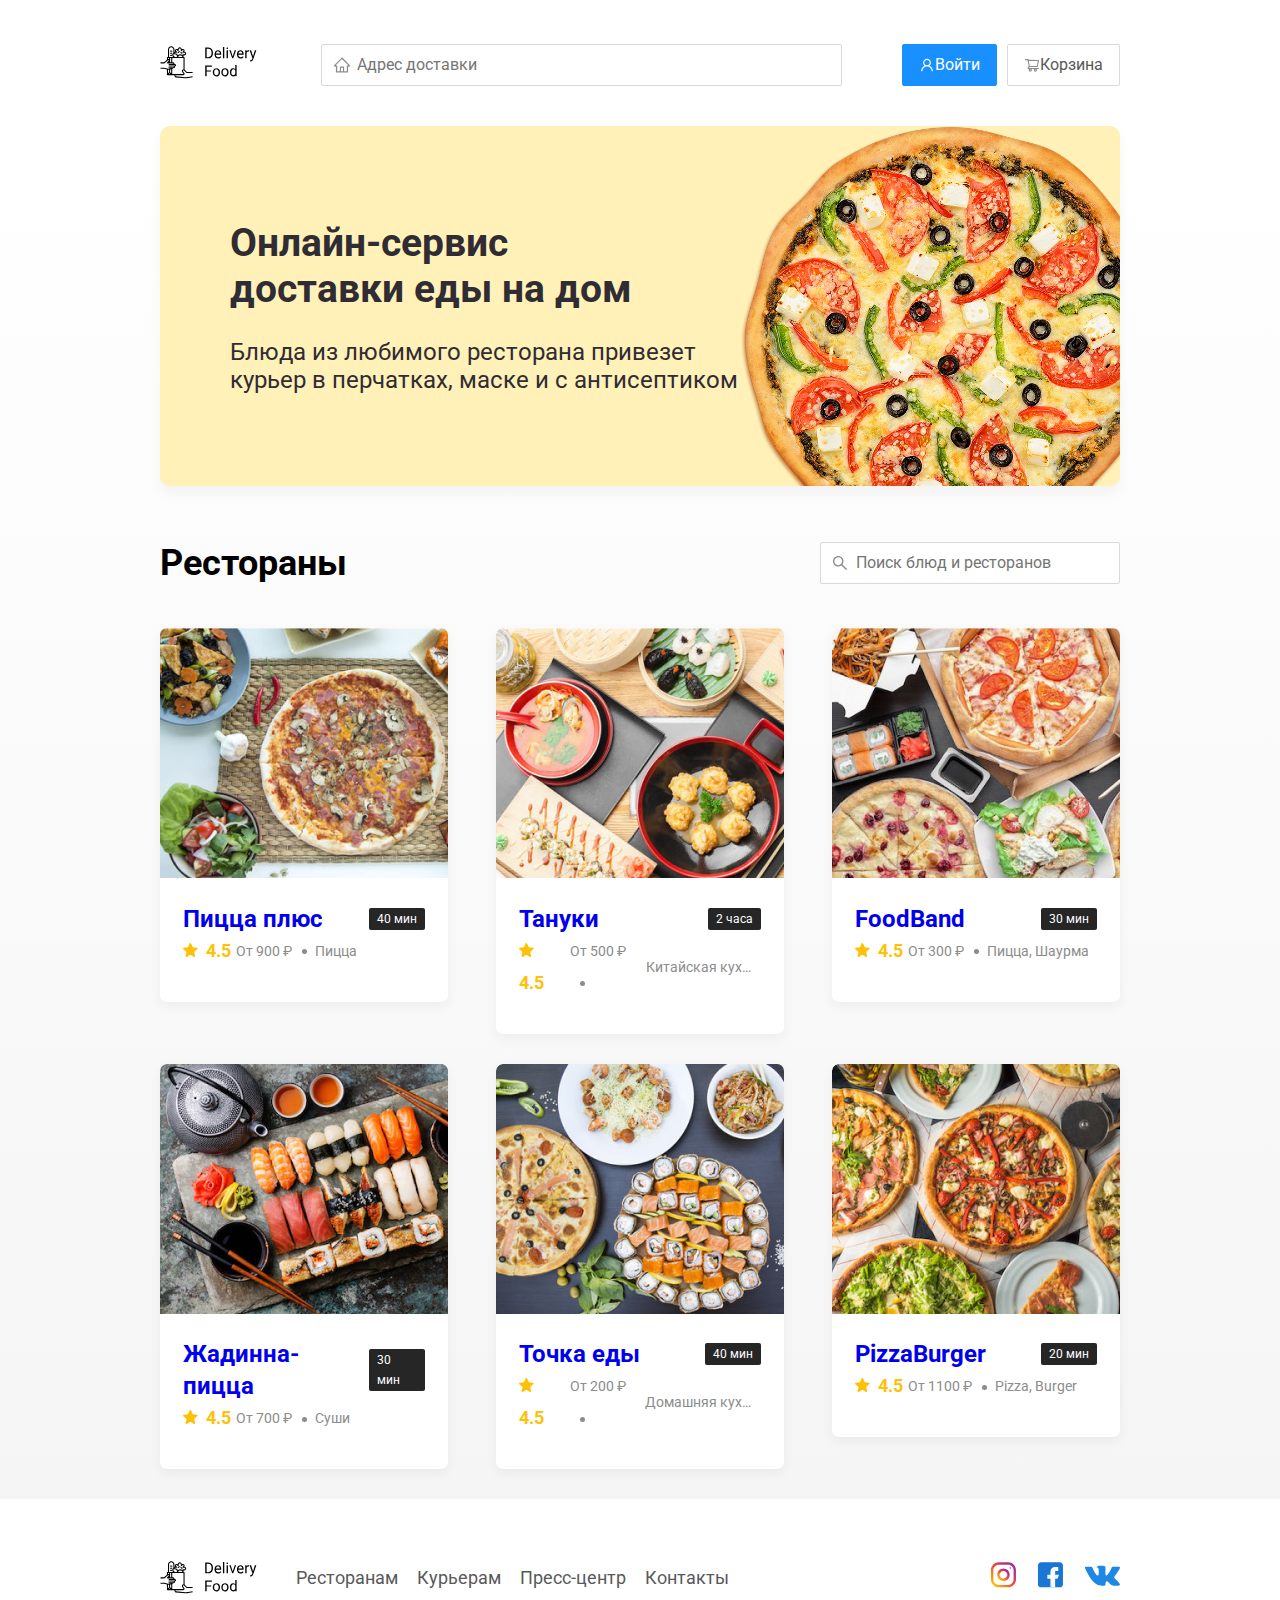
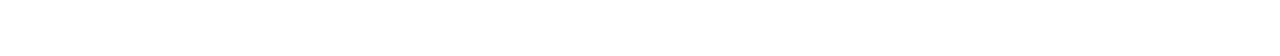
<file: index.html>
<!DOCTYPE html>
<html lang="ru">
<head>
    <meta charset="UTF-8">
    <meta name="viewport" content="width=device-width, initial-scale=1.0">
    <title>Delivery Food </title>
    <link href="https://fonts.googleapis.com/css?family=Roboto:400,700&display=swap&subset=cyrillic" rel="stylesheet">
    <link rel="stylesheet" href="css/normalize.css">
<link rel="stylesheet" href="css/style.css">
</head>
<body>
  <div class="container">  
      <!-- Шапка -->
    <header class="header">
      <a href="index.html" class="logo">
        <img src="img/logo.svg" alt="logo" class="logo">
      </a>  
      <input type="text" class="input address-input" placeholder="Адрес доставки">
      <div class="buttons">
          <button class="button button-primary">
            <img src="img/icon-enter.svg " alt="user" class="button-icon"/>
            <span class="button-text">Войти</span>
          </button>
          <button class="button">
            <img src="img/shopping cart.svg" alt="cart" class="button-icon">
            <span class="button-text">Корзина</span>
            </button>
      </div>        
  
  </header>
</div>
<main class="main">
  <div class="container">
    <section class="promo">
      <h1 class="promo-title">Онлайн-сервис <br> доставки еды на дом</h1>
      <p class="promo-text">Блюда из любимого ресторана привезет курьер в перчатках, маске и с антисептиком</p>
    </section>
    <section class="resteurants">
      <div class="section-heading" style="display:flex;
                                     align-items: center;
                                     justify-content:space-between;" >
        <h2 class="section-title"> Рестораны </h2>
        <input type="text" class="input input-search" placeholder="Поиск блюд и ресторанов">
      </div>
      <div class="cards">
        <a href="resteurant.html" class="card">
          <img src="img/image.jpg" alt="image" class="card-image">
          <div class="card-text">
            <div class="card-heading">
              <h3 class="card-title">Пицца плюс</h3>
              <span class="card-tag tag">40 мин</span>
            </div>
            <!-- /.card-heading -->
            <div class="card-info">
              <div class="rating"><img src="img/rating.svg" alt="rating" class="rating-star">4.5</div>
              <div class="price">От 900 ₽</div>
              <div class="category">Пицца </div>
            </div>
            <!-- /.card-info -->
          </div>
          <!-- /.card-text -->
        </a>
        <a href="resteurant.html" class="card">
          <img src="img/image (1).jpg" alt="image" class="card-image">
          <div class="card-text">
            <div class="card-heading">
              <h3 class="card-title">Тануки</h3>
              <span class="card-tag tag">2 часа</span>
            </div>
            <!-- /.card-heading -->
            <div class="card-info">
              <div class="rating"><img src="img/rating.svg" alt="rating" class="rating-star">4.5</div>
              <div class="price">От 500 ₽</div>
              <div class="category">Китайская кухня</div>
            </div>
            <!-- /.card-info -->
          </div>
          <!-- /.card-text -->
        </a>
        <a href="resteurant.html" class="card">
          <img src="img/image (2).jpg" alt="image" class="card-image">
          <div class="card-text">
            <div class="card-heading">
              <h3 class="card-title">FoodBand</h3>
              <span class="card-tag tag">30 мин</span>
            </div>
            <!-- /.card-heading -->
            <div class="card-info">
              <div class="rating"><img src="img/rating.svg" alt="rating" class="rating-star">4.5</div>
              <div class="price">От 300 ₽</div>
              <div class="category">Пицца, Шаурма</div>
            </div>
            <!-- /.card-info -->
          </div>
          <!-- /.card-text -->
        </a>
        <a href="resteurant.html" class="card">
          <img src="img/image (3).jpg" alt="image" class="card-image">
          <div class="card-text">
            <div class="card-heading">
              <h3 class="card-title">Жадинна-пицца</h3>
              <span class="card-tag tag">30 мин</span>
            </div>
            <!-- /.card-heading -->
            <div class="card-info">
              <div class="rating"><img src="img/rating.svg" alt="rating" class="rating-star">4.5</div>
              <div class="price">От 700 ₽</div>
              <div class="category">Суши</div>
            </div>
            <!-- /.card-info -->
          </div>
          <!-- /.card-text -->
        </a>
        <a href="resteurant.html" class="card">
          <img src="img/image (4).jpg" alt="image" class="card-image">
          <div class="card-text">
            <div class="card-heading">
              <h3 class="card-title">Точка еды</h3>
              <span class="card-tag tag">40 мин</span>
            </div>
            <!-- /.card-heading -->
            <div class="card-info">
              <div class="rating"><img src="img/rating.svg" alt="rating" class="rating-star">4.5</div>
              <div class="price">От 200 ₽</div>
              <div class="category">Домашняя кухня</div>
            </div>
            <!-- /.card-info -->
          </div>
          <!-- /.card-text -->
        </a>
        <a href="resteurant.html" class="card">
          <img src="img/image (5).jpg" alt="image" class="card-image">
          <div class="card-text">
            <div class="card-heading">
              <h3 class="card-title">PizzaBurger</h3>
              <span class="card-tag tag">20 мин</span>
            </div>
            <!-- /.card-heading -->
            <div class="card-info">
              <div class="rating"><img src="img/rating.svg" alt="rating" class="rating-star">4.5</div>
              <div class="price">От 1100 ₽</div>
              <div class="category">Pizza, Burger</div>
            </div>
            <!-- /.card-info -->
          </div>
          <!-- /.card-text -->
        </a>
        <!-- /.card -->
      </div>
        <!-- /.cards -->
      </section>
  </div>
</main>
<footer class="footer">
  <div class="container">
    <div class="footer-block">
      <img src="img/logo.svg" alt="logo" class="logo footer-logo">
       <nav class="footer-nav">
         <a href="#" class="footer-link">Ресторанам</a>
         <a href="#" class="footer-link">Курьерам</a>
         <a href="#" class="footer-link">Пресс-центр</a>
         <a href="#" class="footer-link">Контакты</a>
       </nav>
       <div class="social-links">
         <a href="#" class="social-link"><img src="img/Instagram.svg" alt="Instagram"></a>
         <a href="#" class="social-link"><img src="img/Facebook.svg" alt="Facebook"></a>
         <a href="#" class="social-link"><img src="img/Vk.svg" alt="Vk"></a>
       </div>
    </div>
  </div>
</footer>

</body>
</html>
</file>
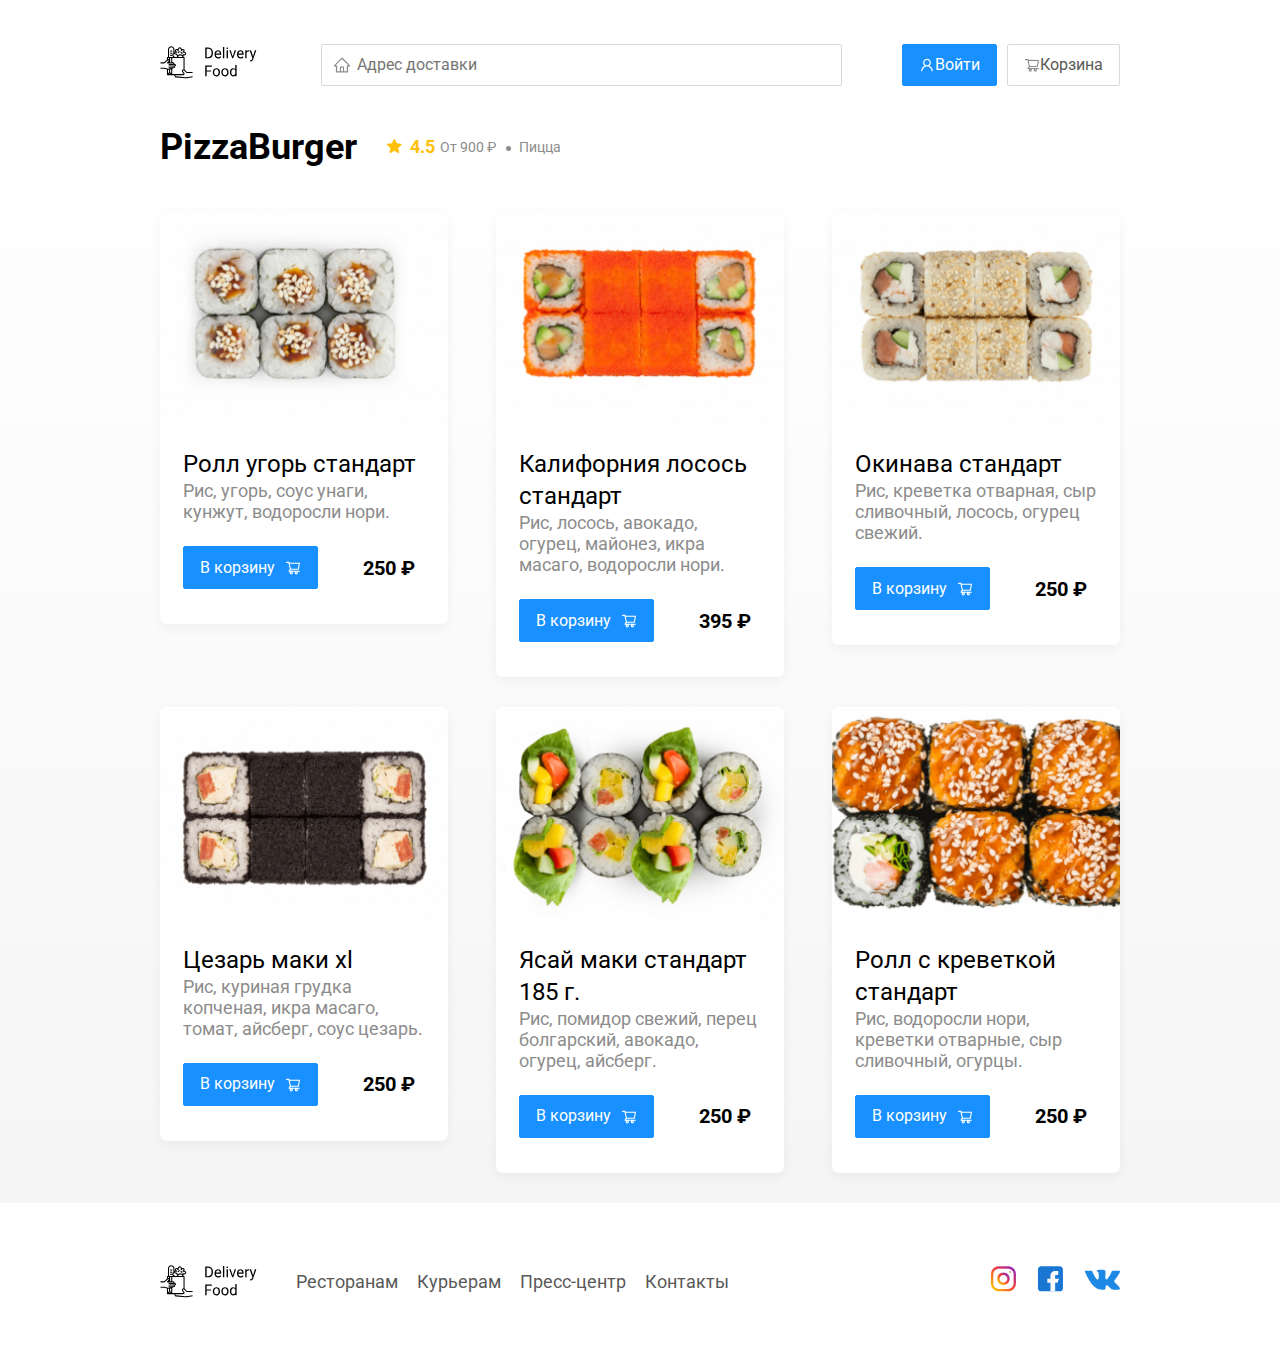
<file: resteurant.html>
<!DOCTYPE html>
<html lang="ru">
<head>
    <meta charset="UTF-8">
    <meta name="viewport" content="width=device-width, initial-scale=1.0">
    <title>Delivery Food </title>
    <link href="https://fonts.googleapis.com/css?family=Roboto:400,700&display=swap&subset=cyrillic" rel="stylesheet">
    <link rel="stylesheet" href="css/normalize.css">
    <link rel="stylesheet" href="css/animate.css">
<link rel="stylesheet" href="css/style.css">
</head>
<body>
  <div class="container">  
      <!-- Шапка -->
    <header class="header">
      <a href="index.html" class="logo ">
        <img src="img/logo.svg" alt="logo" class="logo">
      </a>        
      <input type="text" class="input address-input" placeholder="Адрес доставки">
      <div class="buttons">
          <button class="button button-primary">
            <img src="img/icon-enter.svg " alt="user" class="button-icon"/>
            <span class="button-text">Войти</span>
          </button>
          <button class="button" id="cart-button">
            <img src="img/shopping cart.svg" alt="cart" class="button-icon">
            <span class="button-text">Корзина</span>
            </button>
      </div>        
  
  </header>
</div>
<main class="main">
  <div class="container">
    <section class="resteurants">
      <div class="section-heading">
        <h2 class="section-title"> PizzaBurger </h2>
        <div class="card-info">
          <div class="rating"><img src="img/rating.svg" alt="rating" class="rating-star">4.5</div>
          <div class="price">От 900 ₽</div>
          <div class="category">Пицца </div>
        </div>
        <!-- /.card-info -->
      </div>
      <div class="cards">
        <div class="card wow fadeInUp" data-wow-delay='0.2s'>
          <img src="resteurant-img/image (6).jpg" alt="image" class="card-resteurant-image">
          <div class="card-text">
            <div class="card-heading">
              <h3 class="card-title card-title-reg">Ролл угорь стандарт</h3>
            </div>
            <!-- /.card-heading -->
            <div class="card-info">
              <div class="ingredients">Рис, угорь, соус унаги, кунжут, водоросли нори.</div>
            </div>
            <!-- /.card-info -->
            <div class="card-buttons">
              <button class="button button-primary">
                <span class="button-card-text">В корзину</span>
                <img src="img/icon container.svg" alt="shopping cart" class="card-button-image;">
              </button>
              <strong class="card-price-bold">250 ₽</strong>
            </div>
          </div>
          <!-- /.card-text -->
        </div>
        <div class="card wow fadeInUp" data-wow-delay='0.4s'>
          <img src="resteurant-img/image (7).jpg" alt="image" class="card-resteurant-image">
          <div class="card-text">
            <div class="card-heading">
              <h4 class="card-title card-title-reg">Калифорния лосось стандарт</h4>
            </div>
            <!-- /.card-heading -->
            <div class="card-info">
              <div class="ingredients">Рис, лосось, авокадо, огурец, майонез, икра масаго, водоросли нори.</div>
            </div>
            <!-- /.card-info -->
            <div class="card-buttons">
              <button class="button button-primary">
                <span class="button-card-text">В корзину</span>
                <img src="img/icon container.svg" alt="shopping cart" class="card-button-image">
              </button>
              <strong class="card-price-bold">395 ₽</strong>
            </div>
          </div>
          <!-- /.card-text -->
        </div>
        <div class="card wow fadeInUp" data-wow-delay='0.6s'>
          <img src="resteurant-img/image (8).jpg" alt="image" class="card-resteurant-image">
          <div class="card-text">
            <div class="card-heading">
              <h5 class="card-title card-title-reg">Окинава стандарт</h5>
            </div>
            <!-- /.card-heading -->
            <div class="card-info">
              <div class="ingredients"> Рис, креветка отварная, сыр сливочный, лосось, огурец свежий.</div>
            </div>
            <!-- /.card-info -->
            <div class="card-buttons">
              <button class="button button-primary">
                <span class="button-card-text">В корзину</span>
                <img src="img/icon container.svg" alt="shopping cart" class="card-button-image">
              </button>
              <strong class="card-price-bold">250 ₽</strong>
            </div>
          </div>
          <!-- /.card-text -->
        </div>
        <div class="card wow fadeInUp" data-wow-delay="0.2s">
          <img src="resteurant-img/image (9).jpg" alt="image" class="card-resteurant-image">
          <div class="card-text">
            <div class="card-heading">
              <h6 class="card-title card-title-reg">Цезарь маки хl</h6>
            </div>
            <!-- /.card-heading -->
            <div class="card-info">
              <div class="ingredients">Рис, куриная грудка копченая, икра масаго, томат, айсберг, соус цезарь.</div>
            </div>
            <!-- /.card-info -->
            <div class="card-buttons">
              <button class="button button-primary">
                <span class="button-card-text">В корзину</span>
                <img src="img/icon container.svg" alt="shopping cart" class="card-button-image">
              </button>
              <strong class="card-price-bold">250 ₽</strong>
            </div>
          </div>
          <!-- /.card-text -->
        </div>
        <div class="card wow fadeInUp" data-wow-delay="0.4s">
          <img src="resteurant-img/image (10).jpg" alt="image" class="card-resteurant-image">
          <div class="card-text">
            <div class="card-heading">
              <h7 class="card-title card-title-reg">Ясай маки стандарт 185 г.</h7>
            </div>
            <!-- /.card-heading -->
            <div class="card-info">
              <div class="ingredients">Рис, помидор свежий, перец болгарский, авокадо, огурец, айсберг.</div>
            </div>
            <!-- /.card-info -->
            <div class="card-buttons">
              <button class="button button-primary">
                <span class="button-card-text">В корзину</span>
                <img src="img/icon container.svg" alt="shopping cart" class="card-button-image">
              </button>
              <strong class="card-price-bold">250 ₽</strong>
            </div>
          </div>
          <!-- /.card-text -->
        </div>
        <div class="card wow fadeInUp" data-wow-delay='0.6s'>
          <img src="resteurant-img/image (11).jpg" alt="image" class="card-resteurant-image">
          <div class="card-text">
            <div class="card-heading">
              <h3 class="card-title card-title-reg">Ролл с креветкой стандарт</h3>
            </div>
            <!-- /.card-heading -->
            <div class="card-info">
              <div class="ingredients">Рис, водоросли нори, креветки отварные, сыр сливочный, огурцы.</div>
            </div>
            <!-- /.card-info -->
            <div class="card-buttons">
              <button class="button button-primary">
                <span class="button-card-text">В корзину</span>
                <img src="img/icon container.svg" alt="shopping cart" class="card-button-image">
              </button>
              <strong class="card-price-bold">250 ₽</strong>
            </div>
          </div>
          <!-- /.card-text -->
        </div>
        <!-- /.card -->
      </section>
  </div>
</main>
<footer class="footer">
  <div class="container">
    <div class="footer-block">
      <img src="img/logo.svg" alt="logo" class="logo footer-logo">
       <nav class="footer-nav">
         <a href="#" class="footer-link">Ресторанам</a>
         <a href="#" class="footer-link">Курьерам</a>
         <a href="#" class="footer-link">Пресс-центр</a>
         <a href="#" class="footer-link">Контакты</a>
       </nav>
       <div class="social-links">
         <a href="#" class="social-link"><img src="img/Instagram.svg" alt="Instagram"></a>
         <a href="#" class="social-link"><img src="img/Facebook.svg" alt="Facebook"></a>
         <a href="#" class="social-link"><img src="img/Vk.svg" alt="Vk"></a>
       </div>
    </div>
  </div>
</footer>
<div class="modal">
  <div class="modal-dialog">
    <div class="modal-header">
      <h3 class="modal-title">Корзина</h3>
      <button class="close">&times;</button>
    </div>
    <!-- /.modal-header -->
    <div class="modal-body">
      <div class="food-row">
        <spane class="food-name">Ролл угорь стандарт</spane>
        <strong class="food-price">250 ₽</strong>
        <div class="food-counter">
          <button class="counter-button">-</button>
          <span class="counter">1</span>
          <button class="counter-button">+</button>
        </div>
      </div>
      <!-- /.foods-row -->     
       <div class="food-row">
        <spane class="food-name">Ролл угорь стандарт</spane>
        <strong class="food-price">250 ₽</strong>
        <div class="food-counter">
          <button class="counter-button">-</button>
          <span class="counter">1</span>
          <button class="counter-button">+</button>
        </div>
      </div>
      <!-- /.foods-row -->
      <div class="food-row">
        <spane class="food-name">Ролл угорь стандарт</spane>
        <strong class="food-price">250 ₽</strong>
        <div class="food-counter">
          <button class="counter-button">-</button>
          <span class="counter">1</span>
          <button class="counter-button">+</button>
        </div>
      </div>
      <!-- /.foods-row -->
      <div class="food-row">
        <spane class="food-name">Ролл угорь стандарт</spane>
        <strong class="food-price">250 ₽</strong>
        <div class="food-counter">
          <button class="counter-button">-</button>
          <span class="counter">1</span>
          <button class="counter-button">+</button>
        </div>
      </div>
      <!-- /.foods-row -->
    </div>
    <!-- /.modal-body -->
    <div class="modal-footer">
     <span class="pricetag">1250 ₽</span> 
     <div class="footer-buttons">
       <button class="button button-primary">Оформить заказ</button>
       <button class="button">Отмена</button>
     </div>
    </div>
    <!-- /.modal-footer -->
  </div>
  <!-- /.modal-dialog -->
</div>
<script src="js/wow.min.js"></script>
<script src="js/main.js"></script>
</body>
</html>
</file>
<file: css/style.css>
*{
    box-sizing: border-box;
}
body {
    font-family: 'Roboto', sans-serif;
    padding-top: 44px;
}
.container {
      max-width: 1200px ;
    margin: auto;
}
.header{
    display: flex;
    align-items: center;
    justify-content: space-between;
    margin-bottom: 40px;
}
.input {
    background: #FFFFFF;    
    border: 1px solid #D9D9D9;
    border-radius: 2px;
     font-size: 16px;
    line-height: 24px;
    padding: 8px;
    padding-left: 35px;
    background-repeat: no-repeat;
    background-position: left 11px center;
}
.address-input {
    flex: 0.8;
    background-image: url(../img/home.svg);
       }  
.input-search {
    background-image: url(../img/search.svg);
   width: 300px;
   margin-left: auto;
    }
.buttons {
    display: flex;
    align-items: center;
}
.button {
    display: flex;
    align-items: center;
    padding: 8px 16px;
    background: #FFFFFF;
    border: 1px solid #D9D9D9;
    box-sizing: border-box;
    box-shadow: 0px 0px 2px rgba(0, 0, 0, 0.0015);
    border-radius: 2px;
    color: #595959;
    font-size: 16px;
    line-height: 24px;
    }
.button-primary  {
    background: #1890FF;
    border: 1px solid #1890FF;
    color: #FFFFFF;
    margin-right: 10px;
}  
.button-icon {
 
    vertical-align: middle;
}
.button-text {
    vertical-align: middle;
}
.button-card-text {
    margin-right: 10px;
}
.promo {
    box-shadow: 0px 7px 12px rgba(158, 158, 163, 0.1);
    background: #FFF1B8 url(../img/promo-img.png) no-repeat top right 20px / 548px;
    border-radius: 10px;
    padding: 68px 70px;
    margin-bottom: 56px;
    }
.promo-title {
    font-style: normal;
    font-weight: bold;
    font-size: 39px;
    line-height: 46px;

color: #302C34;

}
.promo-text {
    font-style: normal;
    font-weight: normal;
    font-size: 24px;
    line-height: 28px;

    color: #302C34;
    max-width: 538px;
}
.main {
    background: linear-gradient(180deg, rgba(245, 245, 245, 0) 1.04%, #F5F5F5 100%);
}
.section-heading {
    display:flex;
    align-items: center;
    
    margin-bottom: 44px;
}
.section-title {
    font-style: normal;
    font-weight: bold;
    font-size: 36px;
    line-height: 42px;
    color: #000000;
    margin: 0;
    margin-right: 30px;
}
.cards {
    display: flex;
    justify-content: space-between;
    align-items: flex-start;
    flex-wrap: wrap;
}
.card {
    background: #FFFFFF;
    box-shadow: 0px 4px 12px rgba(0, 0, 0, 0.05);
    border-radius: 7px;
    overflow: hidden;
    margin-bottom: 30px;
    flex-basis: 30%;
    text-decoration: none;
}
.card-image {
    width: 384px;
    height: 250px;
    object-fit: cover;
}
.card-resteurant-image {
    width: 384px;
    height: 212px;
    object-fit: cover;
}
.card-text {
    padding-top: 20px;
    padding-bottom: 35px;
    padding-left: 23px;
    padding-right: 23px;
}
.card-heading {
    display: flex;
    align-items: center;
    justify-content: space-between;
}
.card-title {
    margin: 0;
    font-style: normal;
    font-weight: bold;
    font-size: 24px;
    line-height: 32px;
}
.card-title-reg {
    font-weight: 400;
}
.card-tag {
    font-style: normal;
    font-weight: normal;
    font-size: 12px;
    line-height: 20px;
    color: #fff;
    background: #262626;
    border-radius: 2px;
    padding: 1px 8px;

}
.card-info {
    display: flex;
    align-items: center;
    flex-wrap: nowrap;
}
.card-buttons {
    display: flex;
    align-items: center;
    margin-top: 24px;
    flex-wrap: wrap;    
}
.card-price-bold {
    font-weight: bold;
    font-size: 20px;
    line-height: 32px;
    margin-left: 35px;
}
.rating {
    margin-right: 26px;
    color: #FFC107;
    font-style: normal;
    font-weight: bold;
    font-size: 18px;
    line-height: 32px;
}
.price, 
.category {
    color: #8C8C8C;
    font-style: normal;
    font-weight: normal;
    font-size: 18px;
    line-height: 32px;
}
.price {
    margin-right: 10px;
}
.ingredients {
    color: #8C8C8C;
    font-size: 18px;
    line-height: 21px;
}
.category {
    text-overflow: ellipsis;
    overflow: hidden;
    white-space: nowrap;
    max-width: 150px;
}
.price:after {
    content: "";
    width: 5px;
    height: 5px;
    background-color:#8C8C8C ;
    display: inline-block ;
    vertical-align: middle;
    border-radius: 50%;
    margin-left: 10px;
}
.rating-star {
    padding-right: 8px;
}
.footer {
    padding: 60px 0px;
}
.footer-block {
    display: flex;
    align-items: center;
    justify-content: space-between;
}
.footer-nav {
    margin-left: 35px;
    margin-right: auto;
}
.footer-link {
    display: inline-block;
    color: #595959;
    font-style: normal;
    font-weight: normal;
    font-size: 18px;
    line-height: 21px;
    text-decoration: none;
}
.footer-link:not(:last-child) {
    margin-right: 15px;
}
.social-links {
    display: flex;
    align-items: center;    
}
.social-links :not(:last-child) {
    margin-right: 21px;
}
.modal {
   position: fixed;
    left: 0;
    top: 0;
    width: 100%;
    height: 100%;
    background: rgba(0, 0, 0, 0.4);
    display:none;
}
.is-open {
    display: flex;
}
.modal-dialog {
    max-width: 780px;
    width: 95%;
    background: #FFFFFF;
    border-radius: 5px;
    margin: auto;
    padding: 40px 45px;
}
.modal-header {
    display: flex;
    align-items: center;
    justify-content: space-between;
    margin-bottom: 45px;
}
.food-row {
    display: flex;
    align-items:flex-start;
    justify-content: space-between;
    padding-bottom: 8px;
    border-bottom: 1px solid #D9D9D9;
    margin-bottom: 15px;
}
.food-name {
    font-weight: normal;
    font-size: 18px;
    line-height: 32px;
}
.food-price {
    margin-left: auto;
    margin-right: 47px;
    font-weight: bold;
    font-size: 20px;
    line-height: 32px;
}
.modal-title {
    margin: 0;
    font-weight: bold;
    font-size: 36px;
    line-height: 42px;
}
.close {
   font-size: 36px;
   border: none;
   background-color:transparent; 
}
.modal-body {
    margin-bottom: 52px;
}
.food-counter {
    display: flex;
    align-items:center;    
}
.counter-button {
    display: flex;
    align-items:center;
    justify-content: center ;
    width: 39px;
    height: 32px;
    background: #FFFFFF;
    border: 1px solid #40A9FF;
    box-sizing: border-box;
    border-radius: 2px;
    font-weight: normal;
    font-size: 14px;
    line-height: 22px;
    color: #40A9FF;
}
.counter {
    font-size: 16px;
    line-height: 24px;
    margin-left: 10px;
    margin-right: 10px;
}
.modal-footer {
    display: flex;
    align-items: center;
    justify-content: space-between;
}
.footer-buttons {
    display: flex;
    align-items: center;
}
.pricetag {
    background: #262626;
    border-radius: 5px;
    color: #ffffff;
    padding: 15px 20px;
    font-size: 20px;
    line-height: 23px;

}
@media(max-width: 1366px){
    .container{
        max-width: 960px;
    }
    .promo {
        background-position:top right -40px;
        background-size: 420px;
    }
    .rating {
        margin-right: 5px;
    }
    .category, .price {
        font-size: 14px;
        margin-right: 8px;
    }
    .card-resteurant-image {
        width: 100%;
    }
}
@media(max-width:992px) {
    .container {
        max-width: 750px; 
    }
    .promo {
        padding: 50px;
        background-size: 350px;
        background-position: center right -50px;
    }
    .promo-text {
        font-size: 16px;
        max-width: 400px;
    }
    .card {
        flex-basis: 49%;
    }
    .card-resteurant-image {
        width: 100%;
    }
    .footer-link {
       font-weight: 16px; 
    }
}
@media (max-width: 768px) {
    .container {
        max-width: 560px;
    }
    .card-resteurant-image {
        width: 100%;
    }
    .card-info{
       flex-wrap: wrap; 
    }
    .card .rating {
        flex-basis: 100%;
    }
    .card-title {
        font-size: 18px;
    }
    .promo {
        background-size: 300px;
        background-position: center right -150px;
    }
    .promo-title {
        font-size: 24px;
        line-height: 1.4;
    }
    .promo-text {
        margin-top: 0;
    }
}
@media (max-width: 578px) {
    .container {
        width: 90%;
    }
    .header {
        flex-wrap: wrap;
    }
    .address-input {
        margin-top: 15px;
        order: 5;
        flex: 1;
    }
    .promo {
        background-image: none;
    }
    .promo-title {
        margin-bottom: 10px;
    }
    .section-title {
        font-size: 20px;
    }
    .card {
        flex-basis: 100%;
    }
    .card-resteurant-image {
        width: 100%;
        
    }
    .card-image {
        width: 100%;
    }
    .footer {
        padding: 30px;
    }
    .footer-block{
        align-items: flex-start;
    }
    .footer-nav {
        margin-left: 0;
        margin-right: 0;
        order: 0;
        display: flex;
        flex-direction: column;
    }
    .footer-logo {
        margin-right: 15px;
        order: 1;
    }
    .social-links {
        order: 2;
    }
}
@media (max-width: 480px) {
    .button-text {
        display: none;
    }
    .button-icon {
        margin: 0;
    }
    .button {
        min-height: 40px;
    }
    .promo {
        padding: 20px;
    }
    .section-heading {
        flex-wrap: wrap;
    }
    .footer-block {
        flex-wrap: wrap;
        flex-direction: column;
        align-items: center;
    }
    .footer-logo {
        order: 0;
        margin-bottom: 20px;
    }
    .footer-nav {
        margin-bottom: 20px;
        text-align: center;
    }
    .footer-link:not(:last-child) {
        margin-right: 0;
    }
}
</file>
